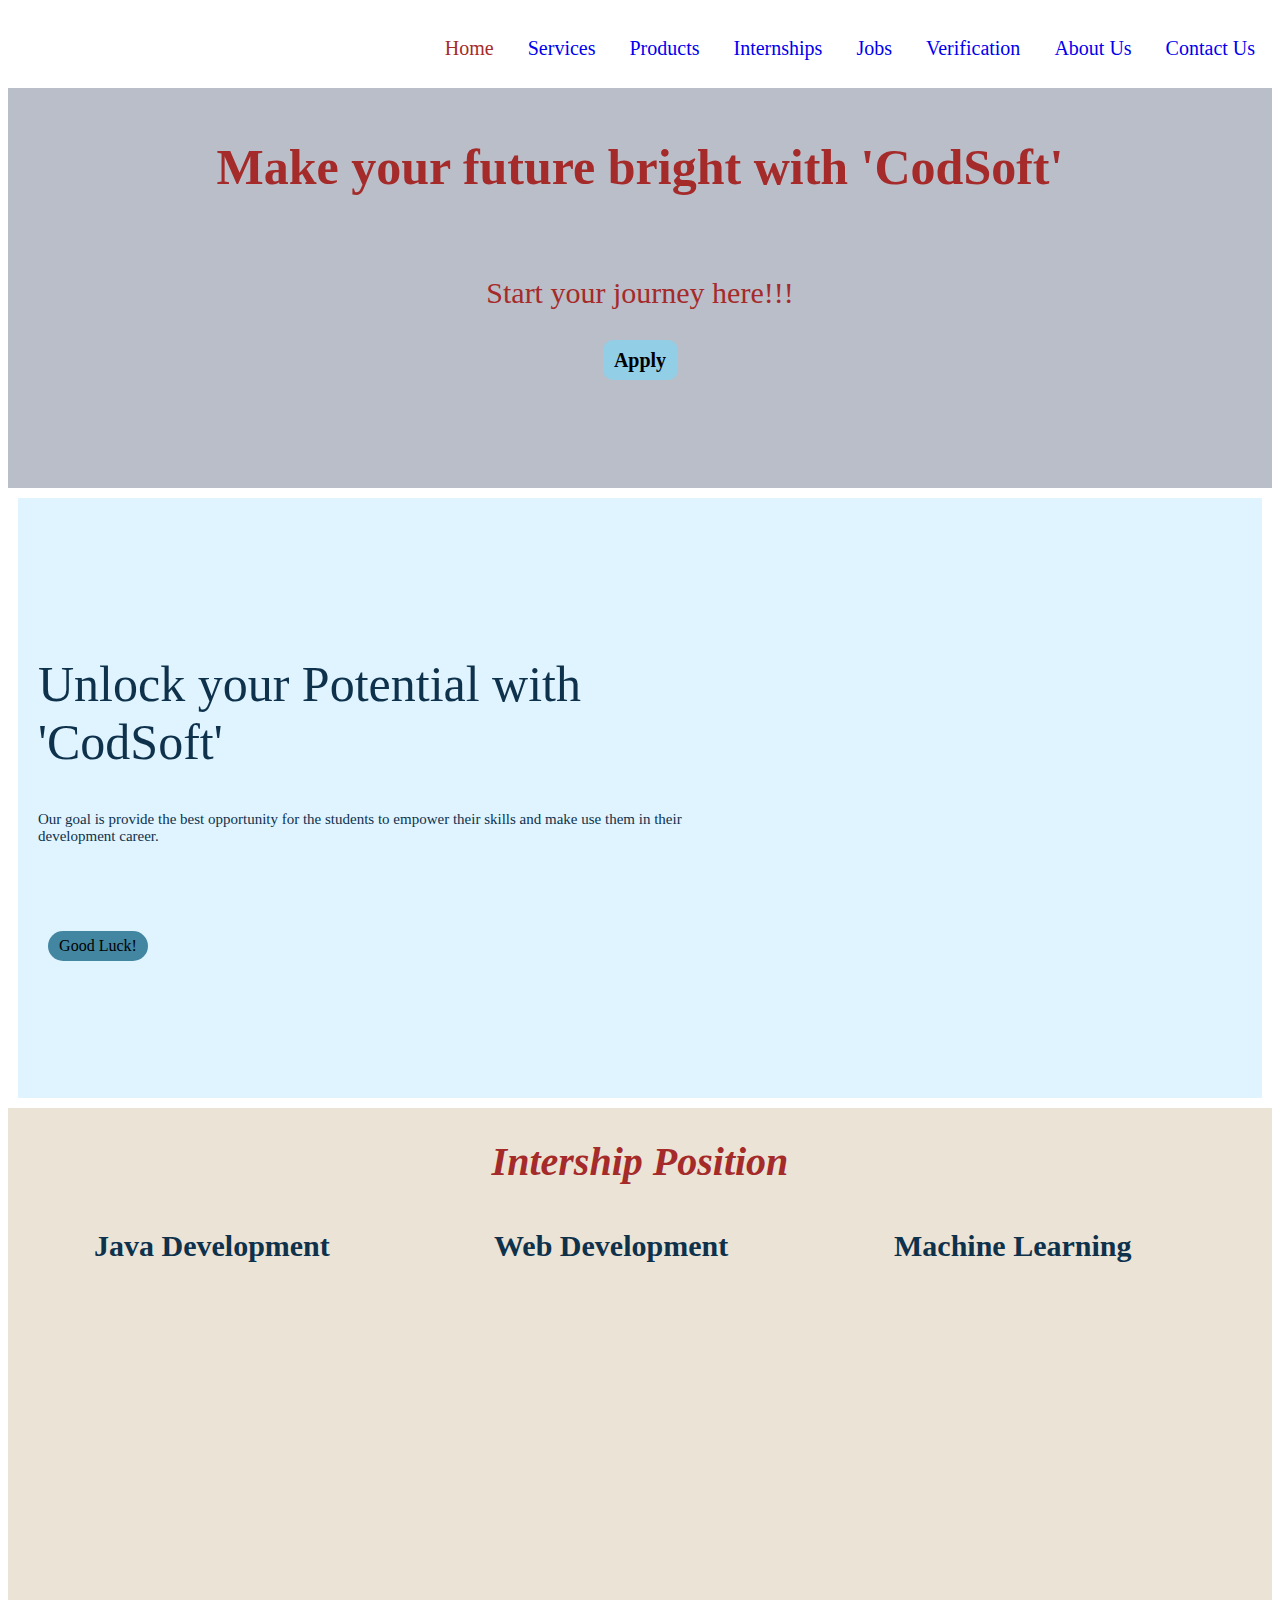
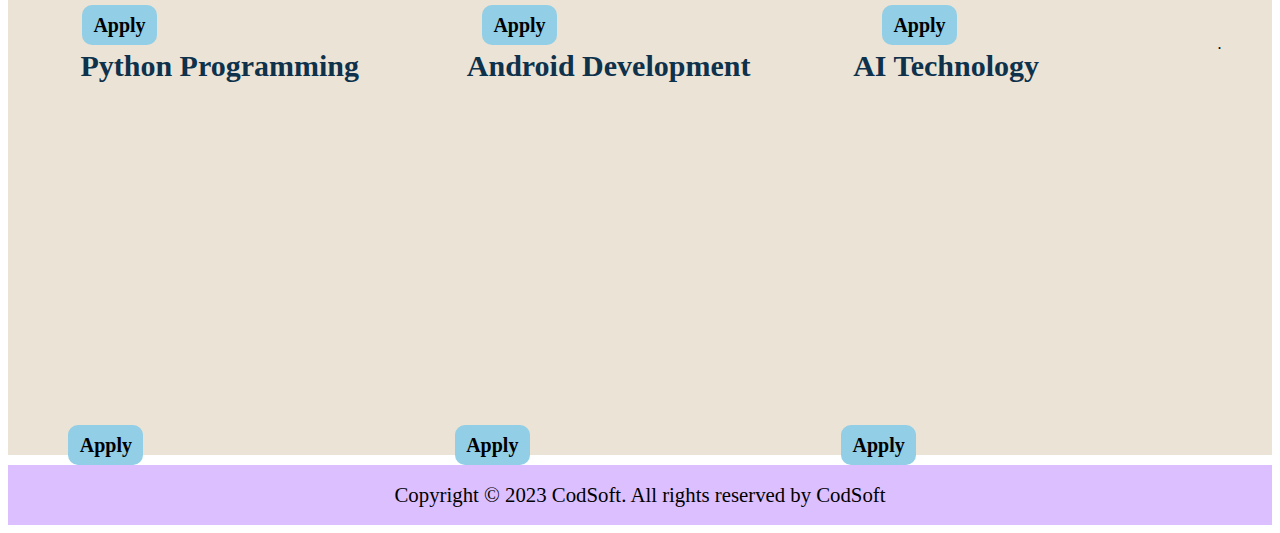
<file: index.html>
<!DOCTYPE html>
<html lang="en">
<head>
    <meta charset="UTF-8">
    <meta name="viewport" content="width=device-width, initial-scale=1.0">
    <title>Document</title>
    <link rel="stylesheet" href="https://cdnjs.cloudflare.com/ajax/libs/font-awesome/6.4.2/css/all.min.css" integrity="sha512-z3gLpd7yknf1YoNbCzqRKc4qyor8gaKU1qmn+CShxbuBusANI9QpRohGBreCFkKxLhei6S9CQXFEbbKuqLg0DA==" crossorigin="anonymous" referrerpolicy="no-referrer" />
    <link rel="stylesheet" href="stylesheet.css">
</head>
<body>
    <div class="canva">
       <div id="img1"></div>
       <div class="opt ">
       <a href="#" style="color:brown" class="border">Home</a>
       <a href="#"class="border">Services</a>
       <a href="#"class="border">Products</a>
       <a href="#"class="border">Internships</a>
       <a href="#"class="border">Jobs</a>
       <a href="#"class="border">Verification</a>
       <a href="#"class="border">About Us</a>
       <a href="#"class="border">Contact Us</a>
       </div>
   </div>
<div class="portion1">
    <div class="sent">
    <div id="first1">Make your future bright
      with 'CodSoft'</div>
     <div id="sec1">Start your journey here!!!</div>
     <div class="apply" id="a1"><a>Apply</a></div>
     </div>
    
</div>
<div class="portion2">
<div class="left">
<div id="fir2">Unlock your Potential with 'CodSoft'</div>
    <div id="sec2">Our goal is provide the best opportunity for the students to empower their skills and make use them in their development career.</div>
    <div id="third2">Good Luck!</div>
</div>
<div class="right"></div>
</div>

<div class="main"><div>
    <i>Intership Position</i>
    </div>
</div>
<div class="portion3">
<div id="box">
   <div id="box_content">
    <h1 class="border">Java Development</h1>
   <div class="box_img" id="img11"> </div>
    <p class="apply">Apply</p></div>
   </div>
<div id="box">
    <div id="box_content">
        <h1 class="border">Web Development</h1>
       <div class="box_img" id="img2"></div>
        <p class="apply">Apply</p></div>
     </div>
<div id="box"> 
    <div id="box_content">
        <h1 class="border">Machine Learning</h1>
       <div class="box_img"  id="img3"></div>
        <p class="apply">Apply</p></div>
    </div>
<div id="box"> 
    <div id="box_content">
        <h1 class="border">Python Programming</h1>
       <div class="box_img" id="img4"></div>
        <p class="apply">Apply</p></div>

</div>
<div id="box"> 

    <div id="box_content">
        <h1 class="border">Android Development</h1>
       <div class="box_img"  id="img5"></div>
        <p class="apply">Apply</p></div>
</div>
<div id="box">
    
    <div id="box_content">
        <h1 class="border">AI Technology</h1>
       <div class="box_img"  id="img6"></div>
        <p class="apply">Apply</p></div>
    </div>
.</div>
<footer>
    <div class="foot">
   <div id="content">
        <div id="foot_content1">Copyright © 2023 CodSoft. All rights reserved by
   </div>
        <div id="foot_content2">CodSoft
        </div>
    </div>

    </div>
</footer>
    
</body>
</html>
</file>
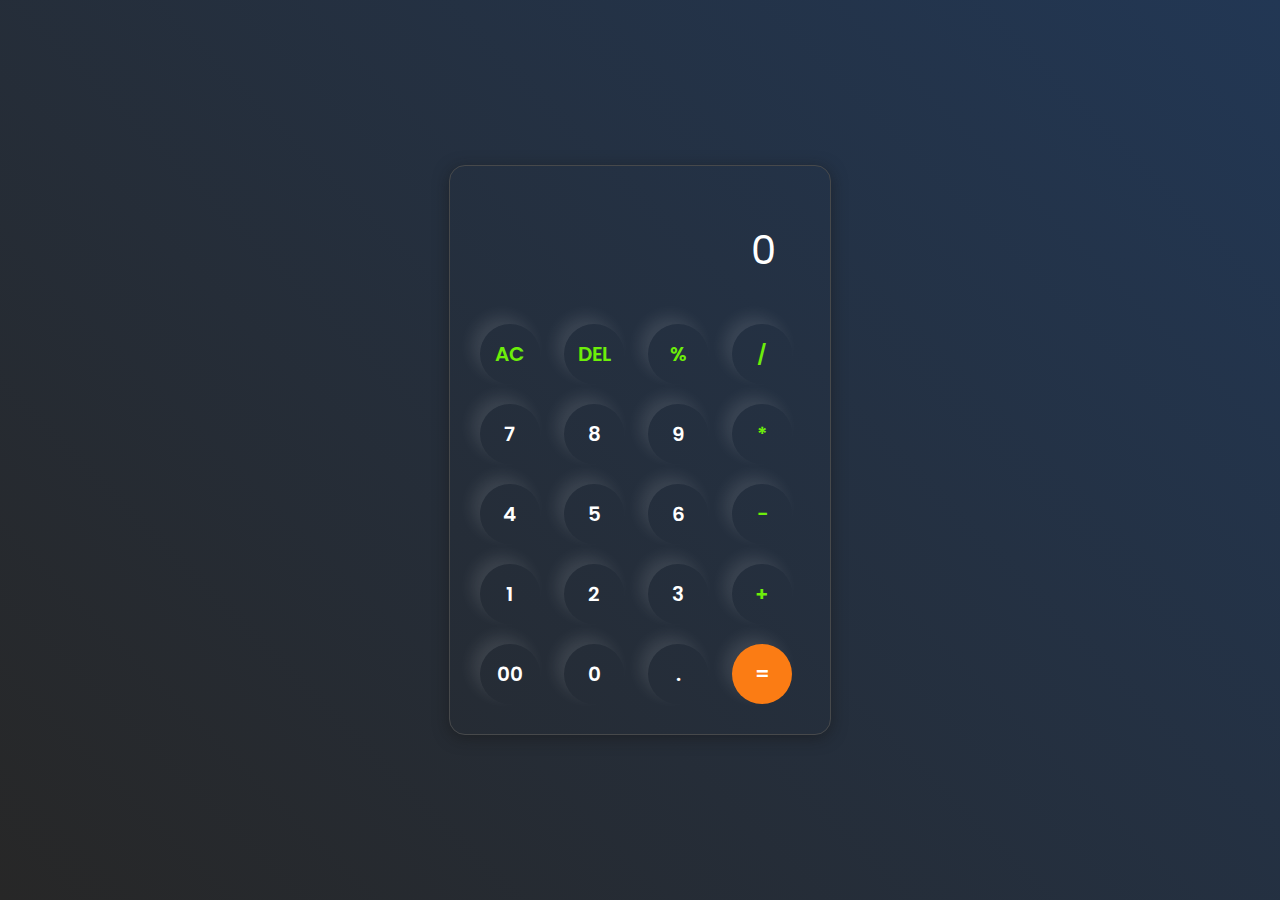
<file: Calculator/calculator.html>
<!DOCTYPE html>
<html lang="en">
  <head>
    <meta charset="UTF-8" />
    <meta http-equiv="X-UA-Compatible" content="IE=edge" />
    <meta name="viewport" content="width=device-width, initial-scale=1.0" />
    <link rel="stylesheet" href="calculator.css" />
    <title>Calculator</title>
  </head>
  <body>
    <div class="container">
      <div class="calculator">
        <input type="text" id="inputBox" placeholder="0" />
        <div>
          <button class="button operator">AC</button>
          <button class="button operator">DEL</button>
          <button class="button operator">%</button>
          <button class="button operator">/</button>
        </div>
        <div>
          <button class="button">7</button>
          <button class="button">8</button>
          <button class="button">9</button>
          <button class="button operator">*</button>
        </div>
        <div>
          <button class="button">4</button>
          <button class="button">5</button>
          <button class="button">6</button>
          <button class="button operator">-</button>
        </div>
        <div>
          <button class="button">1</button>
          <button class="button">2</button>
          <button class="button">3</button>
          <button class="button operator">+</button>
        </div>

        <div>
          <button class="button">00</button>
          <button class="button">0</button>
          <button class="button">.</button>
          <button class="button equalBtn">=</button>
        </div>
      </div>
    </div>

    <script src="calculator.js"></script>
  </body>
</html>
</file>
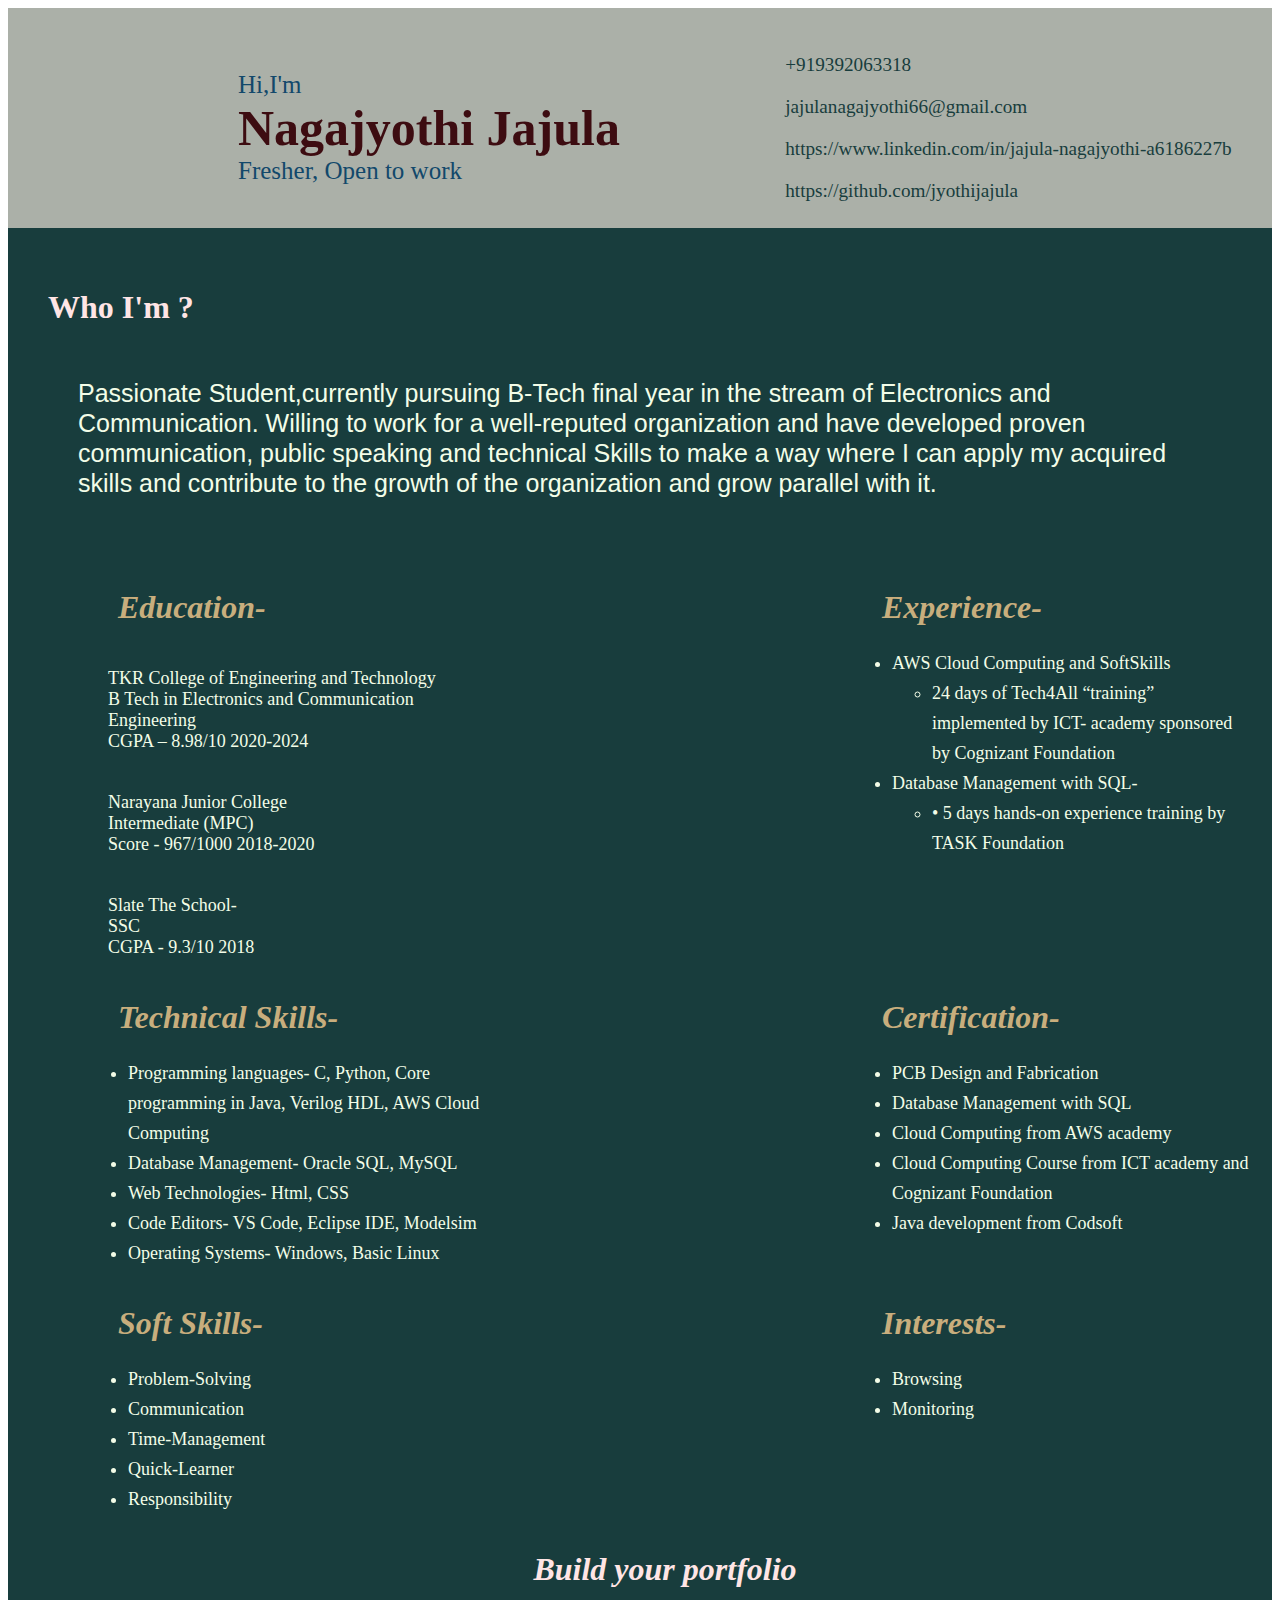
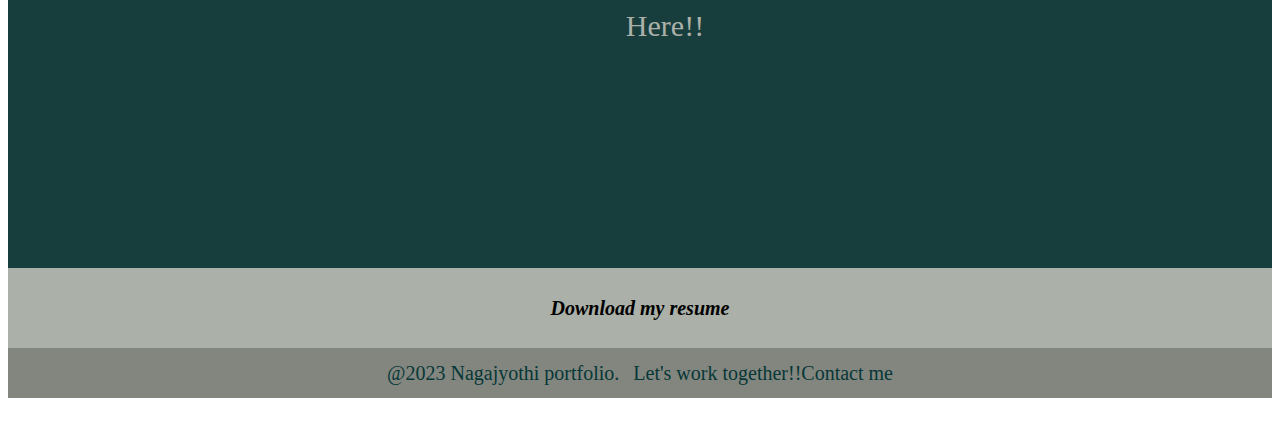
<file: portfolio/portfolio.html>
<!DOCTYPE html>
<html lang="en">
<head>
    <meta charset="UTF-8">
    <meta name="viewport" content="width=device-width, initial-scale=1.0">
    <title>Document</title>
    <link rel="stylesheet" href="portfolio.css">
</head>
<body>
    <div class="main1">
      <div class="profile">
        <div id="pro"></div>
        <div id="procontent">
            <div id="procontent1"> Hi,I'm </div>
            <div id="procontent2">Nagajyothi Jajula</div>
            <div id="procontent1">Fresher, Open to work</div>
        </div>
        <div id="contact">
            
            <a href="#">+919392063318</a>
            <a href="#">jajulanagajyothi66@gmail.com</a>
            <a href="https://www.linkedin.com/in/jajula-nagajyothi-a6186227b" target="_main">https://www.linkedin.com/in/jajula-nagajyothi-a6186227b</a>
            <a href="https://github.com/jyothijajula" target="_main">https://github.com/jyothijajula</a>
        </div>

        
      </div>
      <div class="second">

        <div id="who">
            <div id="who1"><h1>Who I'm ?</h1></div>
            <div id="who2">Passionate Student,currently pursuing B-Tech final year in the stream of Electronics and Communication. Willing to work for a well-reputed organization and have developed proven communication, public speaking and technical Skills to make a way where I can apply my acquired skills and contribute to the growth of the organization and grow parallel with it.</div>
        </div>
        <div class="middle">

        </div>
        <div class="boxes">
        <div class="box">
            <div id="boxmain"><h1><i>Education-</i></h1></div>
            <div id="edu1">
                <div id="edu1content1" ><b>TKR College of Engineering and Technology</b></div>
                <div id="edu1content2">B Tech in Electronics and Communication Engineering</div>
                <div id="edu1content3">CGPA – 8.98/10         2020-2024</div>
            </div>
            <div id="edu2">
                <div id="edu2content1"><b>Narayana Junior College</b></div>
                <div id="edu2content2">Intermediate (MPC)</div>
                <div id="edu2content3">Score - 967/1000     2018-2020</div>
            </div>
            <div id="edu3">
                <div id="edu3content1"><b>Slate The School-</b></div>
                <div id="edu3content2">SSC</div>
                <div id="edu3content3">CGPA - 9.3/10      2018</div>
            </div>
        </div>
    
        <div class="box">
<div id="boxmain"><h1><i>Experience-</i></h1></div>
<ul>
    <li><b>AWS Cloud Computing and SoftSkills</b>
    <ul>
        <li>24 days of Tech4All “training” implemented by ICT- academy sponsored by Cognizant Foundation</li>
    </ul>
    
    </li>
    <li>
        <b>Database Management with SQL-</b>
        <ul>
            <li>
                •	5 days hands-on experience training by TASK Foundation
            </li>
        </ul>
    </li>
</ul>
</div>
        <div class="box">
         <div id="boxmain"><h1><i>Technical Skills-</i></h1></div>
         <ul>
            <li><b>Programming languages-</b> C, Python, Core programming in Java, Verilog HDL, AWS Cloud Computing
            </li>
            <li><b>Database Management-</b> Oracle SQL, MySQL</li>
            <li><b>Web Technologies-</b> Html, CSS</li>
            <li>
            <b>Code Editors-</b> VS Code, Eclipse IDE, Modelsim
            </li>
            <li><b>Operating Systems-</b> Windows, Basic Linux</li>

         </ul>
        </div>
        <div class="box">
            <div id="boxmain"><h1><i>Certification-</i></h1></div>
            <ul>
               <li>PCB Design and Fabrication
               </li>
               <li>Database Management with SQL</li>
               <li>Cloud Computing from AWS academy</li>
               <li>
                Cloud Computing Course from ICT academy and Cognizant Foundation
               </li>
               <li>Java development from Codsoft</li>
   
            </ul>
           </div>
<div class="box">
            <div id="boxmain"><h1><i>Soft Skills-</i></h1></div>
            <ul>
               <li>Problem-Solving 
               </li>
               <li>Communication</li>
               <li>Time-Management</li>
               <li>
                Quick-Learner
               </li>
               <li>Responsibility</li>
   
            </ul>
           </div>
           <div class="box">
            <div id="boxmain"><h1><i>Interests-</i></h1></div>
            <ul>
               <li>Browsing
               </li>
               <li>Monitoring</li>
               
   
            </ul>
           </div>
           
        </div>

        <div class="down">
           <div id="down1"><div id="who1"><h1><i>Build your portfolio</i></h1></div> 
            <a href="https://www.hloom.com/blog/resume/template/portfolio" target="_main">Here!!</a></div> 
            <div id="downpic1"></div>
            <div id="downpic2"></div>
            
    </div>
</div>
<div class="download">
<a id="who1" href="Nagajyothi Resume 4.pdf" download="newfilename" target="_main" style="color: black;"><i>Download my resume</i></a>
</div>

</div>

    

<div class="footer">
       <div>@2023 Nagajyothi portfolio. </div> 
       <div> Let's work together!!Contact me</div>
    </div>
        
   
       

   
</body>
</html>
</file>
<file: stylesheet.css>
.canva{
    height:80px;
    display:flex;
    justify-content:space-evenly;
    align-items: center;
    color: #1b7496;
   }
#img1{
    height: 80px;
    width: 300px;
    margin-right: 25px;
    background-image: url("https://assets.zyrosite.com/cdn-cgi/image/format=auto,w=608,fit=crop,q=95/Aq20eV79zLfpXV6b/logo-png-mnl7npnlXjHPl9KV.png");
    background-size: cover;
}
.opt{
    display:flex;
    justify-content:center;
    align-items: center;
    margin-left: 50px;
    }
.opt a{
    text-decoration: none;
    font-size: 20px;
    margin-left: 30px;
    }
.border{
    border:2px solid transparent;
}   
 .border:hover{
    border-bottom:3px solid #a52a2a;
   }
 .portion1{
    background-color: #babec8;
    height: 400px;
    }
 .sent{
    font-size: 20px;
    color: #a52a2a;
    font-weight: 700;
    display: flex;
    flex-direction: column;
    align-items: center;
  }
#first1{
    font-size: 50px;
    font-weight: 700;
    padding: 50px;
}
 #sec1{
    font-size: 30px;
    font-weight: 500;
    padding: 30px;
    }
 #a1{
  
   margin-bottom: 30px;
   }
.apply{
height: 40px;
    width: 75px;
    border-radius: 10px;
    background-color: #92cee6;
    display: flex;
    justify-content: center;
    align-items: center;
    color: black;
    font-size:20px ;
    font-weight: 700;
     }
.apply:hover{
    background-color: #095978;
    color: white;
}
/*portion2*/
.portion2{
    height: 600px;
    display: flex;
    justify-content: space-between;
    align-items: center;
    margin:10px;
    background-color: #E0F4FF;

}
.left{
    display: block;
    color: #0e314c;

}
#fir2{
    font-size: 50px;
    font-weight: 500;
    padding:20px
    
}
#sec2{
    height: 100px;
    width: 700px;
    font-size: 15px;
    padding: 20px;
    
}
#third2{
    height: 30px;
    width: 100px;
    background-color: #4286a1;
    font-weight: 200;
    color: black;
    display: flex;
    justify-content: center;
    align-items: center;
    border-radius: 30px;
    margin-left: 30px;

}
.right{
    height: 600px;
    width: 800px;
    border-top-left-radius: 30px;
    border-bottom-left-radius: 30px;
  
    background-image:url("https://th.bing.com/th/id/OIP.BlVCSh9OknLGIOMkq8CdIgHaE8?pid=ImgDet&w=1000&h=667&rs=1");
    background-size: cover;
}

.main{
    background-color:#EBE3D5 ;
    color: brown;
   font-size: 40px;
    font-weight: 700;
    padding: 30px;
    display: flex;
    justify-content: center;
    }
/* .main u{
   padding-bottom: 20px;

} */
.portion3{
   
    display:flex;
   flex-wrap: wrap;
    justify-content: space-evenly;
    background-color: #EBE3D5;
}

#box{
    height: 400px;
    width: 25%;
    margin:10px;
    background-color: white;
    background-size: cover;
    background-color: #EBE3D5;
     }


#img11{
    background-image: url("https://accelerate.academy/wp-content/uploads/2019/11/Intro-to-Java-Programming.jpg");
    
}
#img2{
    background-image: url("https://th.bing.com/th/id/R.f684d8fce39fcecce46650d98fcab845?rik=c1OjpGvPbaYStw&riu=http%3a%2f%2fhelixbusiness.net%2fimages%2fservices%2flarge%2f07.jpg&ehk=PP1VqgV9M8KEoUCvbiLmWjlRT%2bZngzUTyZV9nwyFmcQ%3d&risl=&pid=ImgRaw&r=0");
}
#img3{
    background-image: url("https://thumbs.dreamstime.com/b/machine-deep-learning-algorithms-ai-artificial-intelligence-internet-technology-concept-virtual-screen-137115071.jpg");
}
#img4{
    background-image: url("https://miro.medium.com/max/1200/1*RJMxLdTHqVBSijKmOO5MAg.jpeg");
    margin-left: 10px;
}
#img5{
    background-image: url("https://globaltechboom.com/wp-content/uploads/2020/11/android-1.jpg");
    margin-left: 30px;
}
#img6{
    background-image: url("https://th.bing.com/th/id/OIP.J4S2aKOF-_g9l14X_LZFHwHaFA?pid=ImgDet&rs=1");
    margin-left: 40px;
}




.box_img{
    height: 300px;
   background-size: cover;
   /* margin-left: 10px; */
   margin-right: 10px;
   margin-top: 2px;
}
.portion3 h1{
font-size: 30px;
color:#0e314c;
margin-left: 10px;
margin-right: 10px;
margin-top: 2px;
transition-property: all ;
}

.foot{
    height: 60px;
    font-size: 1.3rem;
    background-color: #DCBFFF;
    display: flex;
    justify-content: center;
    align-items:center;
    margin-top: 10px;
    }
#content{
    display: flex;
    justify-content:center;
    align-items:center;
    
    

}
#foot_content1{
    margin-right: 5px;
    
}
</file>
<file: Calculator/calculator.css>
@import url('https://fonts.googleapis.com/css2?family=Poppins:wght@500&display=swap');

*{
    margin: 0;
    padding: 0;
    box-sizing: border-box;
    font-family: 'Poppins', sans-serif;
}

body{
    width: 100%;
    height: 100vh;
    display: flex;
    justify-content: center;
    align-items: center;
    background: linear-gradient(45deg, #272727, #223754);
}

.calculator{
    border: 1px solid #47494b;
    padding: 20px;
    border-radius: 16px;
    background: transparent;
    box-shadow: 0px 3px 15px rgba(21, 21, 21, 0.5);

}

input{
    width: 320px;
    border: none;
    padding: 24px;
    margin: 10px;
    background: transparent;
    box-shadow: 0px 3px 15px rgbs(84, 84, 84, 0.1);
    font-size: 40px;
    text-align: right;
    cursor: pointer;
    color: #ffffff;
}

input::placeholder{
    color: #ffffff;
}

button{
    border: none;
    width: 60px;
    height: 60px;
    margin: 10px;
    border-radius: 50%;
    background: transparent;
    font-weight: 600;
    color: #ffffff;
    font-size: 20px;
    box-shadow: -8px -8px 15px rgba(255, 255, 255, 0.1);
    cursor: pointer;
}

.equalBtn{
    background-color: #fb7c14;
}

.operator{
    color: #6dee0a;
}
</file>
<file: portfolio/portfolio.css>
.main1{
   
    background-color: #abb0a8;
   padding-top: 20px;
   
}
.profile{
    display:flex;
}
#procontent{
    align-self: center;
    margin-left: 30px;
    
}
#procontent1{
    font-size: 25px;
    font-weight: 400;
    color: #12486B;
}
#procontent2{
    font-size: 50px;
    font-weight: 600;
    color: #3D0C11;
    font-family: Cambria, Cochin, Georgia, Times, 'Times New Roman', serif;
}
#pro{
    height:200px;
    width:200px;
    border-radius: 50%;
    background-image: url("https://www.cascadeenforcement.com/Admin/uploads/vedio-gallery/person-icon-female.jpg");
    background-size: cover;
}
#contact{
    display: flex;
    flex-direction: column;
    align-self:center; 
    position: absolute;
   right:3%;
   color:#419197;
   font-size: 1.2rem;
   }
#contact a{
    margin: 10px;
    text-decoration: none;
    color: #183D3D;
    padding-left: 20px;
    
    }
    #contact:hover{
          border: 2px #18181a double ;
    border-radius: 14%;
  
    }
 .second{
    height: 1600px;
    background-color: #183D3D;
    padding:20px;
    
} 
#who1{
    color: #FFE5E5;

}

#who2{
font-size: 25px;
padding: 30px;
font-family:'Lucida Sans', 'Lucida Sans Regular', 'Lucida Grande', 'Lucida Sans Unicode', Geneva, Verdana, sans-serif;
line-height: 30px;

}  

#who{
    padding: 20px;
   color: #F3FDE8;
}
.boxes{
    display:flex;
    padding-top: 20px;
    padding-left: 60px;
    justify-content:space-between;
    flex-wrap: wrap;
    
  
}
.box:hover{ 
     border: 2px #B9B4C7 double ;
    border-radius: 20%;
    background-color: #032727;
    transition: 20px ease-in-out 1s;
    
}


.box{
    /* height:400px;*/
    width:400px; 

    color:#F3FDE8;
    font-weight: 300;
   
    

}

#boxmain h1{
    color: #C8AE7D;
    padding-left: 30px;
}
#edu1{
    padding: 20px;
    font-size: 18px;
}
#edu2{
    padding: 20px;
    font-size: 18px;
}
#edu3{
    padding: 20px;
    font-size: 18px;
}
.box li{
    line-height: 30px;
    font-size: 18px;
}
.down{
    
}


#down1  {
   padding-left: 50px;
   display: flex;
   flex-direction: column;
   align-items: center;
    
}

.down a{
    color: #abb0a8;
    font-size: 30px;
    text-decoration: none;
}

#downpic1{
    height:300px;
   width:500px;
    background-image: url("https://contentwriting101.com/wp-content/uploads/2020/09/Build-Your-Portfolio-768x480.png");
    background-size: cover;
    margin:0px 40px 0px 30px;
   
    border-radius: 10%;
    position: absolute;
    right: 80px;
}
#downpic2{
    height:300px;
   width:500px;
    background-image: url("https://th.bing.com/th/id/OIP.82s83GwMS2tvwSqQ2jmwOwHaFS?w=918&h=656&rs=1&pid=ImgDetMain");
    background-size: cover;
    margin:100px 40px 0px 30px;
   
    border-radius: 10%;
    position: absolute;
    left: 80px;
    
}
who1 {
 height: 30px;
    position: absolute;
    bottom: 0px;

}
.download a{
    display: flex;
    justify-content: center;
    align-items: center;
    height: 80px;
    font-size: 20px;
    color: #6B240C;
    text-decoration: none;
    font-weight: 700;
}


.footer{
    height: 50px;
    display: flex;
    flex-direction: row;
    justify-content: center;
    align-items: center;
    background-color:#82867f ;
    font-weight: 500;
    font-size: 20px;
    text-decoration: none;
}
.footer div{
    padding: 7px;
    color: #073737;
}
</file>
